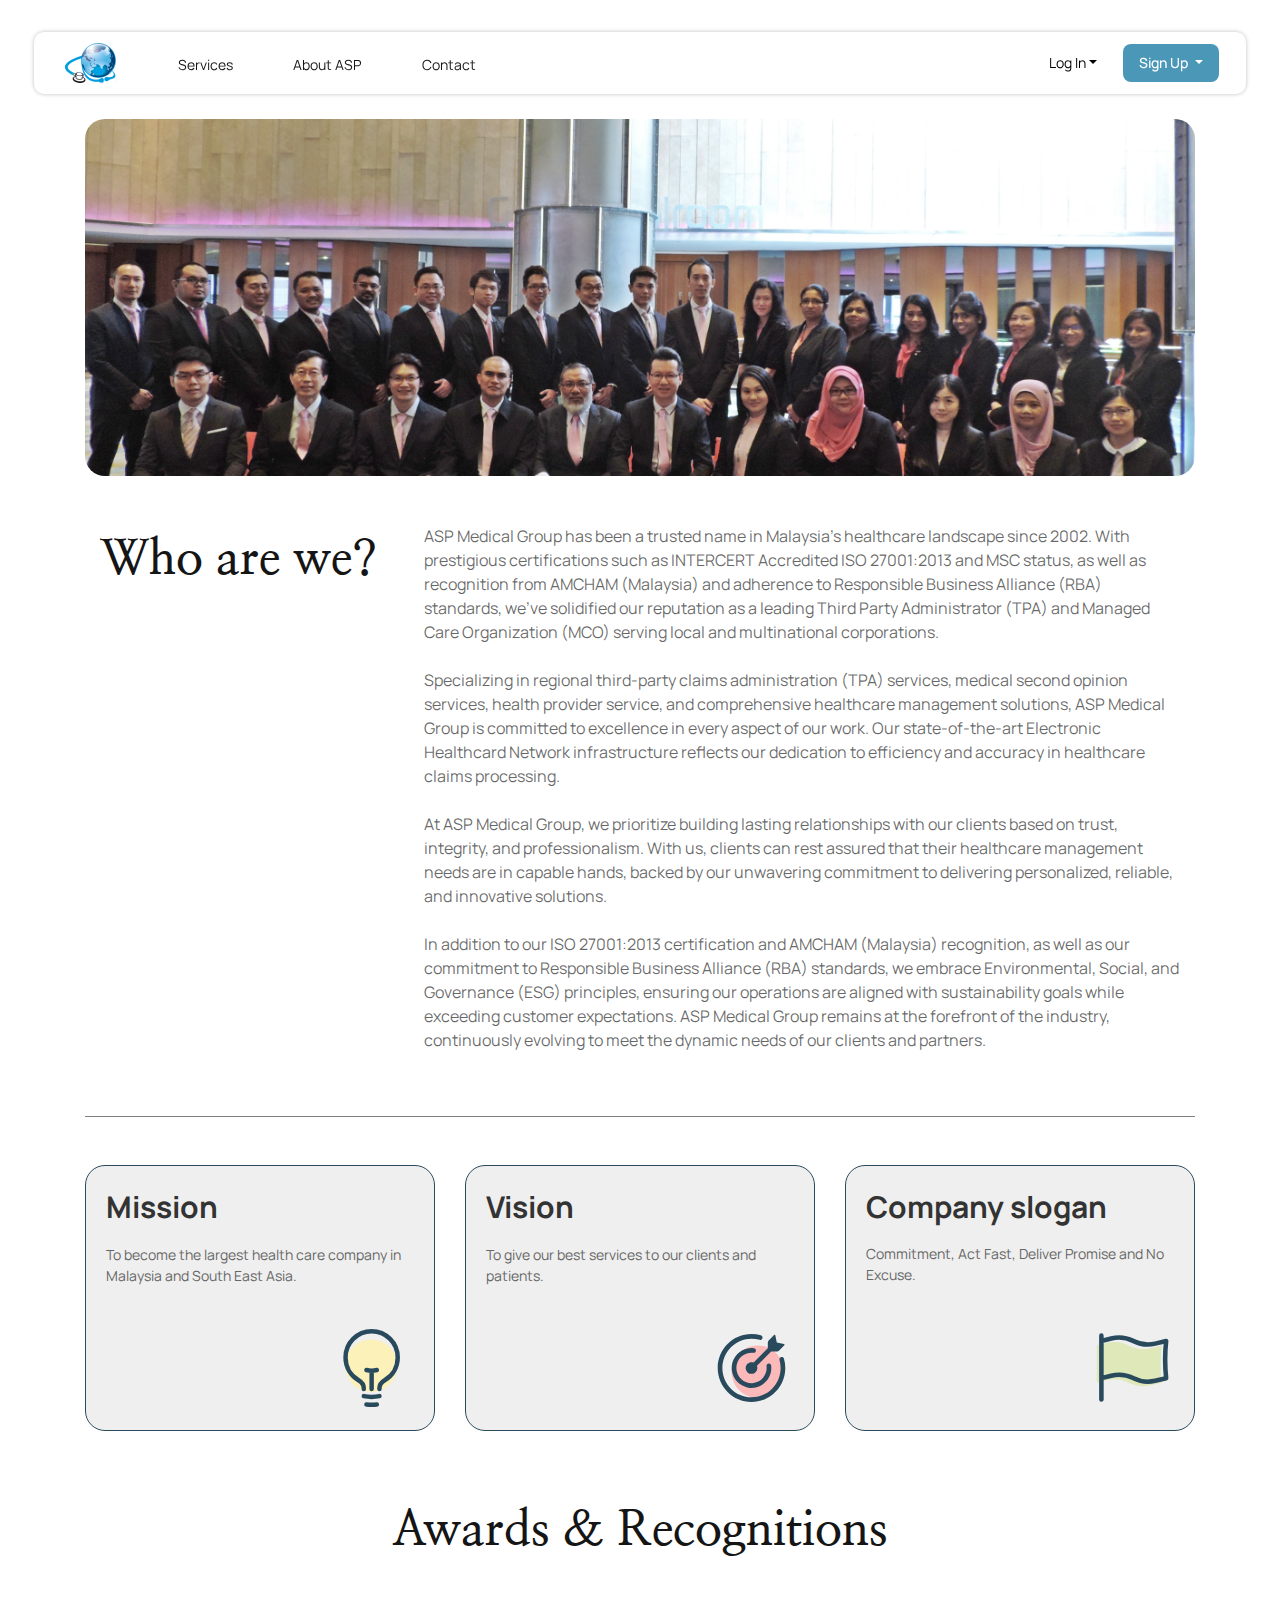
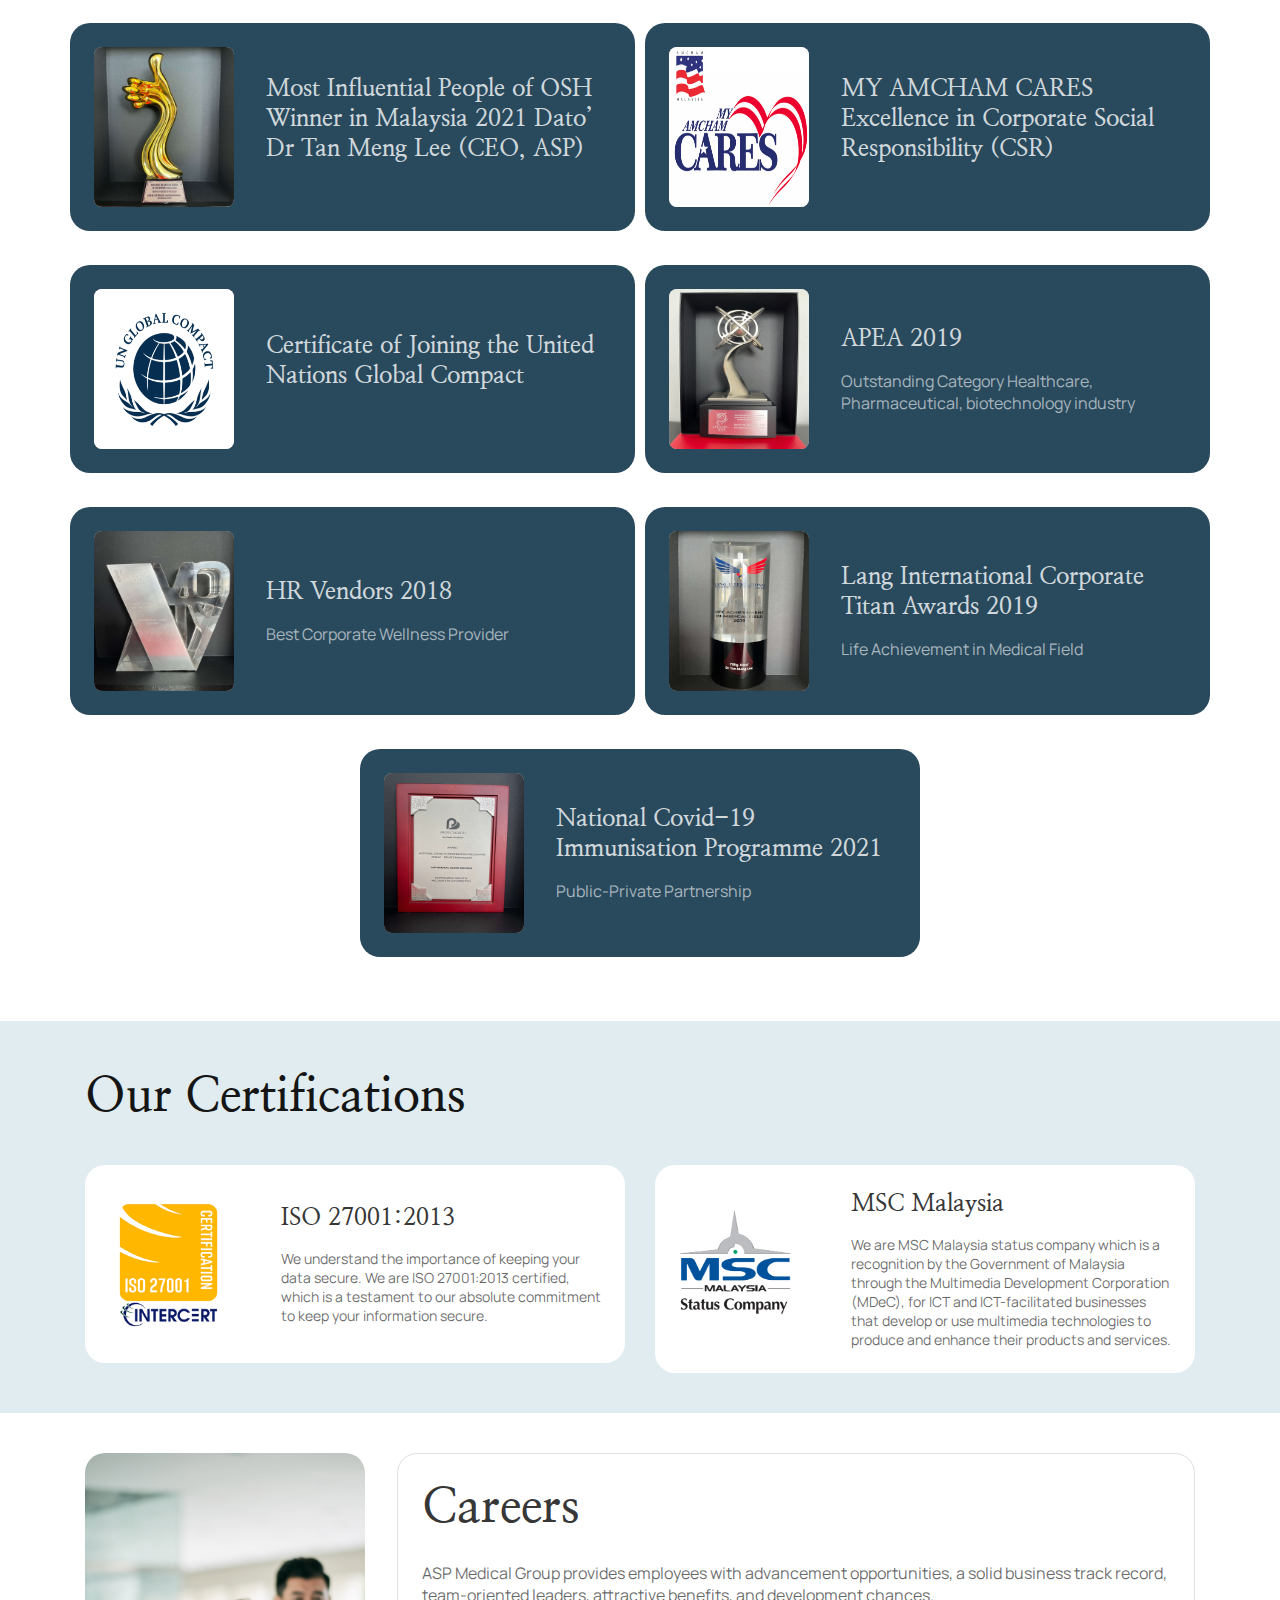
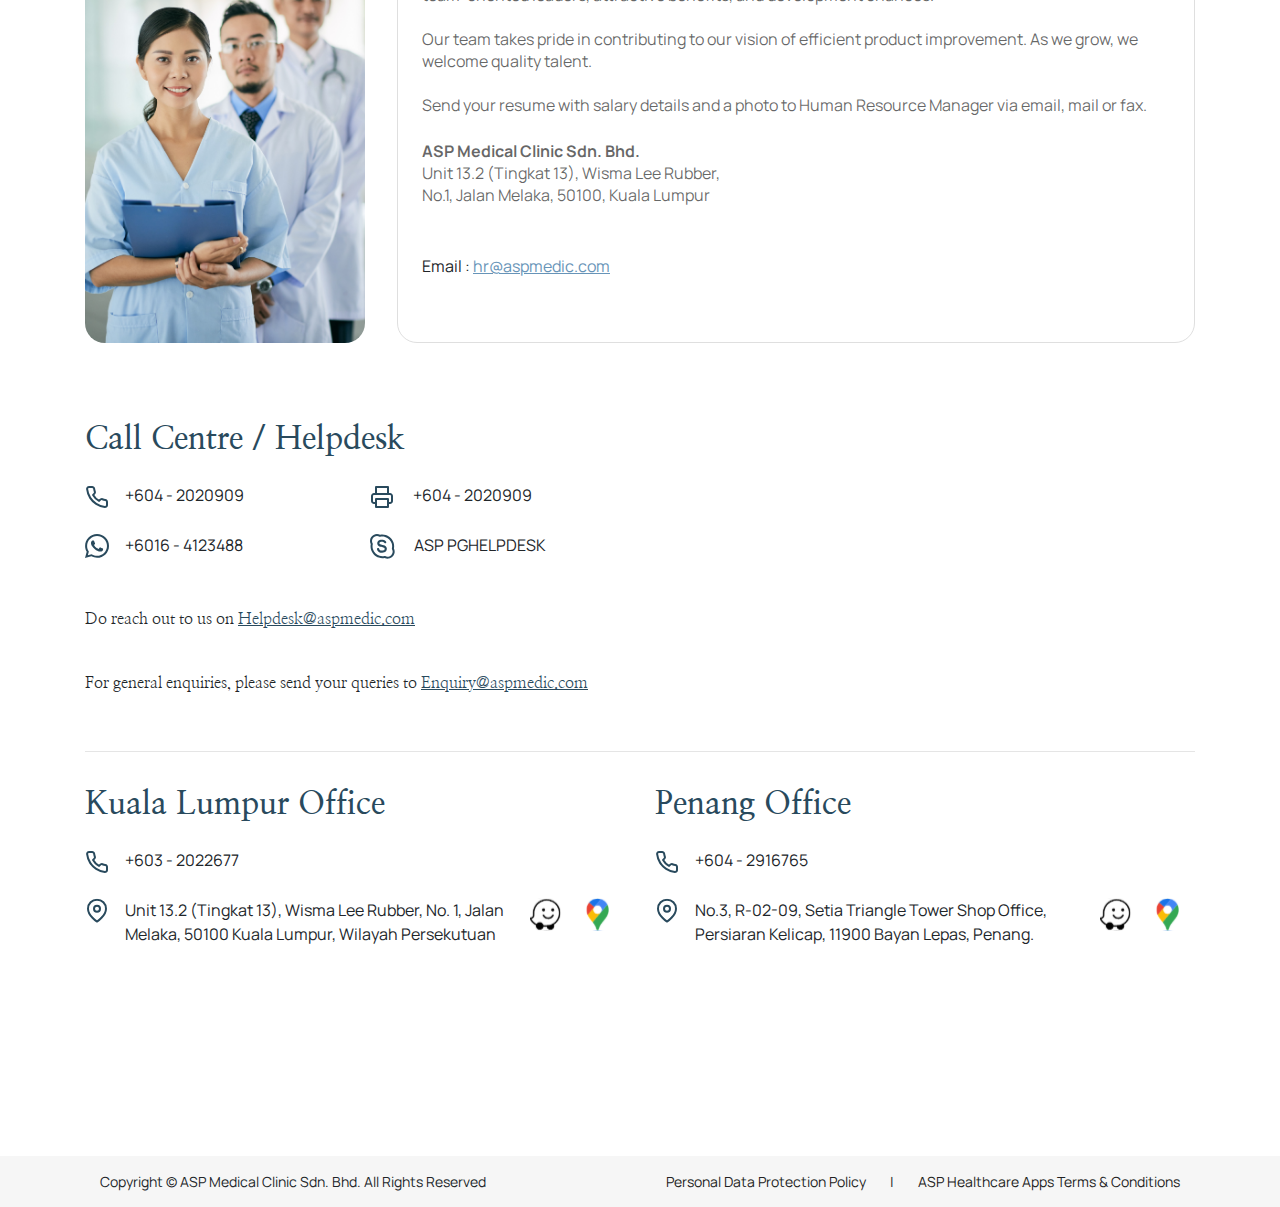
<file: about.html>
<!DOCTYPE html>
<html lang="en">
  <head>
    <meta charset="UTF-8" />
    <meta name="viewport" content="width=device-width, initial-scale=1, shrink-to-fit=no">
   
    <title>
      Third Party Administrator (TPA),
          Managed Care Organization (MCO),
          Third Party Administration,
          Medical Surveillance,
          Medical Surveillance (follow DOSH regulation),
          Audiometry Hearing Test (follow DOSH regulation)
          Employee Flexi Benefit,
          In House Clinic,
          In-Patient Management,
          Health Screening,
          Wellness Programmes,
          Panel Clinic Management,
          Doctor Outsourcing,
          Nurses Outsourcing,
          Medicine Supplies,
          Employee Outpatient Benefit,
          Telemedicine Service,
          Online Doctor Consultation,
          Online Psychologist Consultation,
          Online Nutritionist Consultation,
          Online Dietitian Consultation,
          Online Psychologist Training,
          Online Nutritionist Training,
          Online Pharmacist Consultation | ASP Medical Group
    </title>
    <link rel="icon" type="image/x-icon" href="./favicon.ico">
    <!-- Bootstrap CSS -->
    <link
      rel="stylesheet"
      href="https://stackpath.bootstrapcdn.com/bootstrap/4.3.1/css/bootstrap.min.css"
    />
    <!-- Include Font Awesome for icons -->
    <link
      rel="stylesheet"
      href="https://use.fontawesome.com/releases/v5.15.1/css/all.css"
    />
    <link rel="stylesheet" href="./assets/css/about.css">
  </head>
  <body>
    <!-- Navigation Bar -->
    <nav class="custom-navbar navbar navbar-expand-lg sticky-top px-3 py-2">
      <div class="container">
        <!-- Logo -->
        <a class="navbar-brand" href="/">
          <img src="./assets/images/logo.png" alt="Logo" class="logo mr-3" />
        </a>
        <!-- Toggler button for mobile -->
        <button class="navbar-toggler" type="button" data-toggle="collapse" data-target="#navbarContent" aria-controls="navbarContent" aria-expanded="false" aria-label="Toggle navigation">
          <span class="navbar-toggler-icon"></span>
        </button>
        <!-- Navbar Content -->
        <div class="collapse navbar-collapse" id="navbarContent">
          <!-- Navigation Links -->
          <ul class="navbar-nav mr-auto">
            <li class="nav-item">
              <a href="index.html#servicesSection" class="nav-link">Services</a>
            </li>
            <li class="nav-item">
              <a href="about.html" class="nav-link">About ASP</a>
            </li>
            <li class="nav-item">
              <a href="index.html#demoSection" class="nav-link">Contact</a>
            </li>
          </ul>
          <!-- Log In and Sign Up -->
          <div class="form-inline my-2 my-lg-0">
            <div class="btn-group half">
                <button type="button" class="btn btn-outline-secondary dropdown-toggle mr-2" data-toggle="dropdown" aria-haspopup="true" aria-expanded="false">Log In</button>
            <div class="dropdown-menu">
                <a class="dropdown-item" href="https://emp.aspmedic.com" target="_blank">Employee</a>
                <a class="dropdown-item" href="hhttps://hco.aspmedic.com" target="_blank">HR/Corporate</a>
                <a class="dropdown-item" href="https://svp.aspmedic.com" target="_blank">Service Provider</a>
                <a class="dropdown-item" href="https://tpa.aspmedic.com" target="_blank">TPA Admin</a>
              </div>
            </div>
            <!-- Sign Up Dropdown Button -->
            <div class="btn-group half">
              <button type="button" class="btn btn-primary dropdown-toggle signup-button" data-toggle="dropdown" aria-haspopup="true" aria-expanded="false">
                Sign Up
              </button>
              <div class="dropdown-menu">
                <a class="dropdown-item" href="https://emp.aspmedic.com/employeeaccountregistration" target="_blank">Employee Account</a>
                <a class="dropdown-item" href="https://www.aspmedic.com/ProviderApplicationForm_MY" target="_blank">Join Our Panel Network (Malaysia)</a>
                <a class="dropdown-item" href="https://www.aspmedic.com/ProviderApplicationForm_SG" target="_blank">Join Our Panel Network (Singapore)</a>
              </div>
            </div>
        </div>
      </div>
    </nav>
    
    <!-- Hero Section -->
    <section class="about-section">
        <div class="container">
        
              <div class="col-12 team-picture-placeholder">
                <!-- <img src="/about/About Us.JPG" width="100%" height="100%" /> -->
                <!-- Team Picture or an image representative of the company culture -->
              </div>
       
            <div class="container content-box">
                <h2>Who are we?</h2>
                <p>ASP Medical Group has been a trusted name in Malaysia's healthcare landscape since 2002.
                  With prestigious certifications such as INTERCERT Accredited ISO 27001:2013 and MSC
                  status, as well as recognition from AMCHAM (Malaysia) and adherence to Responsible
                  Business Alliance (RBA) standards, we've solidified our reputation as a leading Third Party
                  Administrator (TPA) and Managed Care Organization (MCO) serving local and multinational
                  corporations. </br>  </br>
                  Specializing in regional third-party claims administration (TPA) services, medical second opinion
                  services, health provider service, and comprehensive healthcare management solutions, ASP
                  Medical Group is committed to excellence in every aspect of our work. Our state-of-the-art
                  Electronic Healthcard Network infrastructure reflects our dedication to efficiency and accuracy in
                  healthcare claims processing.</br>  </br>
                  At ASP Medical Group, we prioritize building lasting relationships with our clients based on trust,
                  integrity, and professionalism. With us, clients can rest assured that their healthcare
                  management needs are in capable hands, backed by our unwavering commitment to delivering
                  personalized, reliable, and innovative solutions.</br>  </br>
                  In addition to our ISO 27001:2013 certification and AMCHAM (Malaysia) recognition, as well as
                  our commitment to Responsible Business Alliance (RBA) standards, we embrace
                  Environmental, Social, and Governance (ESG) principles, ensuring our operations are aligned
                  with sustainability goals while exceeding customer expectations. ASP Medical Group remains at
                  the forefront of the industry, continuously evolving to meet the dynamic needs of our clients and
                  partners.
               </p>
                <!-- Add the rest of the content here -->
            </div>
          </div>
    </section>

    <!-- Statistics Section -->
    <section class="statistics-section text-center pt-5">
      <div class="container line3">

        <div class="row">
          <div class="col-lg-4 mb-4 d-flex">
            <div class="card flex-fill">
              <div class="card-body">
                <p class="card-text">Mission</p>
                <p class="card-info">
                    To become the largest health care company in Malaysia and South East Asia.
                </p>
                <img src="./assets/images/light.svg" alt="Database Icon" class="icon-image" />
              </div>
            </div>
          </div>
          <div class="col-lg-4 mb-4 d-flex">
            <div class="card flex-fill">
              <div class="card-body">
                <p class="card-text">Vision</p>
                <p class="card-info">
                    To give our best services to our clients and patients.
                </p>
                <img src="./assets/images/goal.svg" alt="Globe Icon" class="icon-image" />
              </div>
            </div>
          </div>
          <div class="col-lg-4 mb-4 d-flex">
            <div class="card flex-fill">
              <div class="card-body">
                <p class="card-text">Company slogan</p>
                <p class="card-info">
                    Commitment, Act Fast, Deliver Promise and No Excuse.
                </p>
                <img src="./assets/images/flag.svg" alt="Trophy Icon" class="icon-image" />
              </div>
            </div>
          </div>
        </div>
      </div>
    </section>



    <div class="awards-section">
        <div class="container">
          <div class="row">
            <div class="col text-center mb-4 line2">
              <h2>Awards & Recognitions</h2>
            </div>
          </div>
          <div class="row mt-4">
            <div class="award-cards-container">
             <!-- Award Card 1 -->
             <div class="award-card mb-4">
              <div class="award-image-placeholder">
                  <img src="./assets/images/awards/mip.jpg" alt="In House Clinic Management" width="140" height="160"/>
              </div>
              <div class="award-box">
                <div class="award-title">Most Influential People of OSH Winner in Malaysia 2021 Dato’ Dr Tan Meng Lee (CEO, ASP)</div>
                <div class="award-description"></div>
              </div>
            </div>
            <!-- Award Card 2 -->
            <div class="award-card mb-4">
              <div class="award-image-placeholder">
                  <img src="./assets/images/awards/AMCHAM MY CARES.png" alt="In House Clinic Management" width="140" height="160"/>
              </div>
              <div class="award-box">
                <div class="award-title">MY AMCHAM CARES Excellence in Corporate Social Responsibility (CSR)</div>
                <div class="award-description"></div>
              </div>
            </div>
            <div class="award-card mb-4">
              <div class="award-image-placeholder">
                  <img src="./assets/images/awards/UNGC.jpg" alt="In House Clinic Management" width="140" height="160"/>
              </div>
              <div class="award-box">
                <div class="award-title">Certificate of Joining the United Nations Global Compact</div>
                <div class="award-description"></div>
              </div>
            </div>
            <!-- Award Card 3 -->
            <div class="award-card mb-4">
              <div class="award-image-placeholder">
                  <img src="./assets/images/awards/APEA 2019.jpg" alt="In House Clinic Management" width="140" height="160"/>
              </div>
              <div class="award-box">
                <div class="award-title">APEA 2019</div>
                <div class="award-description">Outstanding Category Healthcare, Pharmaceutical, biotechnology industry</div>
              </div>
            </div>
            <!-- Award Card 4 -->
            <div class="award-card mb-4">
              <div class="award-image-placeholder">
                  <img src="./assets/images/awards/HR Vendors 2018.jpg" alt="In House Clinic Management" width="140" height="160"/>
              </div>
              <div class="award-box">
                <div class="award-title">HR Vendors 2018</div>
                <div class="award-description">Best Corporate Wellness Provider</div>
              </div>
            </div>
            <!-- Award Card 5 -->
            <div class="award-card mb-4">
              <div class="award-image-placeholder">
                  <img src="./assets/images/awards/Lang International.jpg" alt="In House Clinic Management" width="140" height="160"/>
              </div>
              <div class="award-box">
                <div class="award-title">Lang International Corporate Titan Awards 2019</div>
                <div class="award-description">Life Achievement in Medical Field</div>
              </div>
            </div>
            <!-- Award Card 6 -->
            <div class="award-card mb-4">
              <div class="award-image-placeholder">
                  <img src="./assets/images/awards/National Covid 19.jpg" alt="In House Clinic Management" width="140" height="160"/>
              </div>
              <div class="award-box">
                <div class="award-title">National Covid-19 Immunisation Programme 2021</div>
                <div class="award-description">Public-Private Partnership</div>
              </div>
            </div>
            </div>
          </div>
        </div>
      </div>
      


<div class="certification-section">
    <div class="container">
      <div class="row">
        <div class="col-12 text-center mb-4">
          <h2>Our Certifications</h2>
        </div>
      </div>
      <div class="row gaps">
        <!-- Award Card 1 -->
        <div class="col-md-6">
          <div class="certification-card">
            <div class="certification-image-placeholder">
                <img src="/assets/images/c1.png"  height="100%"/>
            </div>
            <div class="certification-box">
            <div class="certification-title">ISO 27001:2013</div>
            <div class="certification-description">We understand the importance of keeping your data secure. We are ISO 27001:2013 certified, which is a testament to our absolute commitment to keep your information secure.</div>
        </div>
          </div>
        </div>
        <div class="col-md-6">
          <div class="certification-card">
            <div class="certification-image-placeholder">
                <img src="/assets/images/c2.png"  height="100%"/>
            </div>
            <div class="certification-box">
            <div class="certification-title">MSC Malaysia</div>
            <div class="certification-description">We are MSC Malaysia status company which is a recognition by the Government of Malaysia through the Multimedia Development Corporation (MDeC), for ICT and ICT-facilitated businesses that develop or use multimedia technologies to produce and enhance their products and services.</div>
          </div>
          </div>
        </div>
        <!-- Repeat for other award cards -->
      </div>
    </div>
  </div>


  <div class="career-section">
    <div class="container">
          <div class="career-card">
            <div class="career-image-placeholder">
            </div>
            <div class="career-box">
            <div class="career-title">Careers</div>
            <div class="career-description">ASP Medical Group provides employees with advancement opportunities, a solid business track record, team-oriented leaders, attractive benefits, and development chances. </br></br>

                Our team takes pride in contributing to our vision of efficient product improvement. As we grow, we welcome quality talent. </br></br>
                
                Send your resume with salary details and a photo to Human Resource Manager via email, mail or fax.</div>
                <div class="career-description"><b>ASP Medical Clinic Sdn. Bhd.</b></br>
                    Unit 13.2 (Tingkat 13), Wisma Lee Rubber,</br>
                    No.1, Jalan Melaka, 50100, Kuala Lumpur</div>
                    <p>Email : <a style="color: #6794B8;" href="mailto:hr@aspmedic.com" class="email-link">hr@aspmedic.com</a></p>

          </div>
          

      </div>
        </div>
    </div>
  </div>

    <!-- Footer Section -->
    <footer class="footer">
      <div class="container">
        <!-- Top Section -->
        <div class="row">
          <div class="col-12 mt-12">
            <h5 class="footer-title">Call Centre / Helpdesk</h5>
            <div class="row">
              <div class="col-md-3 col-sm-6">
            <p>  <img src="/assets/images/phone.svg"/>+604 - 2020909</p>
          </div>
          <div class="col-md-3 col-sm-6">
            <p>
                
                <img src="/assets/images/printer.svg"/>
                
                +604 - 2020909</p>
          </div>
            </div>
            <div class="row">
              <div class="col-md-3 col-sm-6">
                <p>  <img src="/assets/images/wa.svg"/>+6016 - 4123488</p>
              </div>
              <div class="col-md-3 col-sm-6">
                <p>   <img src="/assets/images/skype.svg"/> ASP PGHELPDESK</p>
              </div>
            </div>
            <div class="row" style="margin-bottom: 24px;">
              <div class="col-12 font-nunum ">
                <p style="padding: 0; height: 40px;" >
                  Do reach out to us on 
                  <a href="mailto:Helpdesk@aspmedic.com" class="email-link">Helpdesk@aspmedic.com</a>
                </p>
                <p style="padding: 0; height: 40px;" >
                For general enquiries, please send your queries to
                <a href="mailto:Enquiry@aspmedic.com" class="email-link">Enquiry@aspmedic.com</a>
              </p>
              </div>
            </div>
          </div>
        </div>
        <!-- Divider -->
        <hr />
        <!-- Bottom Section with Two Columns -->
        <div class="row mb-8">
          <!-- Kuala Lumpur Office -->
          <div class="col-md-6">
            <h5 class="footer-title">Kuala Lumpur Office</h5>
            <p> <img src="assets/images/phone.svg"/>+603 - 2022677</p>
            <div class="address-box">
              <img src="/assets/images/pin.svg"/>
            <p>
                 Unit 13.2 (Tingkat 13),
              Wisma Lee Rubber, No. 1, Jalan Melaka, 50100 Kuala Lumpur, Wilayah
              Persekutuan
            </p>
            <img src="/assets/images/waze.svg" />
            </div>
            <!-- Insert map image or embed here -->
            <iframe
    width="100%"
    height="108"
    style="border:0"
    loading="lazy"
    allowfullscreen
    referrerpolicy="no-referrer-when-downgrade"
    src="https://www.google.com/maps/embed/v1/place?q=ASP+Medical+Group,+Jalan+Melaka,+Kuala+Lumpur+City+Centre,+Kuala+Lumpur,+Federal+Territory+of+Kuala+Lumpur,+Malaysia&key=AIzaSyBFw0Qbyq9zTFTd-tUY6dZWTgaQzuU17R8">
    </iframe>
          </div>
    
          <!-- Penang Office -->
          <div class="col-md-6">
            <h5 class="footer-title">Penang Office</h5>
            <p> <img src="/assets/images/phone.svg"/>+604 - 2916765</p>
            <div class="address-box">
              <img src="/assets/images/pin.svg"/> 
                <p>
                   No.3, R-02-09, Setia
                  Triangle Tower Shop Office, Persiaran Kelicap, 11900 Bayan Lepas,
                  Penang.
                </p>
                <img src="/assets/images/waze.svg" />
            </div>
            <!-- Insert map image or embed here -->
            <iframe
        width="100%"
            height="108"
    style="border:0"
    loading="lazy"
    allowfullscreen
    referrerpolicy="no-referrer-when-downgrade"
    src="https://www.google.com/maps/embed/v1/place?q=ASP+Medical+Group+(Penang+HQ),+Persiaran+Kelicap,+Bayan+Lepas,+Penang,+Malaysia&key=AIzaSyBFw0Qbyq9zTFTd-tUY6dZWTgaQzuU17R8">
    </iframe>
          </div>
        </div>
        <!-- Copyright and Links -->
      
      </div>
      <div class="copyright">
        <div class="row">
          <div class="col-md-12 d-flex justify-content-between align-items-center gaps2">
            <p class="mb-0">Copyright © ASP Medical Clinic Sdn. Bhd. All Rights Reserved</p>
            <div class="copyright-links">
              <a href="https://aspmedic.com/pdpa.html" class="text-decoration-none">Personal Data Protection Policy</a> |
              <a href="https://aspmedic.com/appstnc.html" class="text-decoration-none">ASP Healthcare Apps Terms & Conditions</a>
            </div>
          </div>
        </div>
      </div>
    </footer>
    <!-- Bootstrap JS and dependencies -->
    <script src="https://code.jquery.com/jquery-3.3.1.slim.min.js"></script>
    <script src="https://stackpath.bootstrapcdn.com/bootstrap/4.3.1/js/bootstrap.min.js"></script>
    <script src="https://cdnjs.cloudflare.com/ajax/libs/popper.js/1.14.7/umd/popper.min.js"></script>
  </body>
</html>
</file>
<file: assets/css/about.css>
@import url("https://fonts.googleapis.com/css2?family=Manrope:wght@200;300;400;500;600;700&family=Nanum+Myeongjo:wght@400;700;800&family=Pacifico&display=swap");
@import url("https://fonts.googleapis.com/css2?family=Manrope:wght@200;300;400;500;600;700&family=Nanum+Myeongjo:wght@400;700;800&family=Pacifico&display=swap");

body,
html {
  font-family: "Manrope", sans-serif;
  max-width: 100%;
  /* overflow-x: hidden; */
}

section {
  overflow-x: hidden;
}

.m-0 {
  margin: 0;
}

.p-6 {
  padding: 6px;
}

html {
  scroll-behavior: smooth;
}

@keyframes slide {
  from {
    transform: translateX(0);
  }
  to {
    transform: translateX(-100%);
  }
}

.logos {
  overflow: hidden;
  padding: 60px 0;
  background: white;
  white-space: nowrap;
  position: relative;
}

.logos:before,
.logos:after {
  position: absolute;
  top: 0;
  width: 250px;
  height: 100%;
  content: "";
  z-index: 2;
}

iframe {
  border: 1px solid #aeaeae;
  border-radius: 10px;
}

.logos:before {
  left: 0;
  background: linear-gradient(to left, rgba(255, 255, 255, 0), white);
}

.logos:after {
  right: 0;
  background: linear-gradient(to right, rgba(255, 255, 255, 0), white);
}

/* .logos:hover .logos-slide {
animation-play-state: paused;
} */

.logos-slide {
  display: inline-block;
  animation: 35s slide infinite linear;
}

.logos-slide img {
  height: 25px;
  margin: 0 40px;
}
.custom-navbar {
  box-shadow: 0px 0px 4px rgba(0, 0, 0, 0.25);
  background: white;
  border-radius: 10px;
  height: 62px;
  margin-top: 32px;
  margin-left: 34px;
  margin-right: 34px;
}

.custom-navbar .container {
  margin-left: 0;
  margin-right: 0;
  max-width: 100%;
}

.form-inline .btn-outline-secondary {
  color: #000;
  border: none;
}

.form-inline .dropdown-menu {
  right: 0;
  left: auto;
  float: right;
}

.form-inline .dropdown-menu {
  border-radius: 8px;
  margin-top: 18px;
}

.form-inline .dropdown-item {
  padding-top: 0.6rem;
  padding-bottom: 0.6rem;
}

.form-inline .dropdown-item:hover {
  background-color: #e0ecef;
}

.form-inline .dropdown-item:active {
  background-color: #e0ecef;
}

button.btn.btn-primary.dropdown-toggle.signup-button:active {
  background-color: #3a7792;
}

button.btn.btn-primary.dropdown-toggle.signup-button:hover {
  background-color: #3a7792;
}

button.btn.btn-primary.dropdown-toggle.signup-button:focus {
  background-color: #3a7792;
}

.sticky-top {
  top: 8px;
}

.custom-navbar .nav-link {
  color: #151515;

  text-align: center;
  font-size: 14px;
  font-style: normal;
  font-weight: 400;
  line-height: 22px;
  position: relative;
  display: inline-block;
}

.custom-navbar .nav-item {
  /* width: 78px; */
  height: 22px;
  padding: 0px 8px;
}
.custom-navbar .nav-link:after {
  position: absolute;
  left: 50%;
  content: "";
  height: 2px;
  background: #294a5d;
  transition: all 0.2s linear;
  width: 0;
  bottom: -3px;
}
.custom-navbar .nav-link:hover:after {
  width: 100%;
  left: 0px;
}

.custom-navbar .nav-link:hover {
  color: #294a5d;
  font-weight: 700;
  transition: all 0.2s linear;
}

.custom-navbar a.nav-link {
  padding: 0;
  width: 90px;
}

.custom-navbar ul.navbar-nav.mr-auto {
  gap: 16px;
}
.signup-button {
  background: #4b97b8;
  border-radius: 8px;
  color: white;
  padding: 12px;
  font-size: 14px;
  font-weight: 500;
  line-height: 22px;
}

/* Responsive styles for mobile */
@media (max-width: 991.98px) {
  .custom-navbar {
    margin-left: 0;
    margin-right: 0;
    margin-top: 0;
    margin-bottom: 25px;
    border-radius: 0;
  }

  .custom-navbar .container {
    background: white;
  }

  .sticky-top {
    top: 0;
  }

  .navbar-brand {
    text-align: center;
    border: none;
    background: transparent;
  }

  .navbar-toggler {
    float: right;
  }

  .nav-link {
    font-family: "Nanum Myeongjo", serif;
    font-size: 32px;
    line-height: 22px;
  }

  .navbar-collapse {
    background: white;
    margin-left: -15px;
    margin-right: -15px;
    padding: 20px;
    text-align: center;
  }

  .navbar-nav .nav-link {
    display: block;
    padding: 20px 1rem;
  }

  .navbar-nav {
    flex-direction: column;
  }

  .custom-navbar ul.navbar-nav.mr-auto {
    align-items: center;
    margin-bottom: 24px;
    gap: 32px;
  }

  .custom-navbar .nav-link {
    font-size: 32px;
  }

  .custom-navbar a.nav-link {
    width: 100%;
  }

  .form-inline {
    flex-direction: column;
    width: 100%;
    display: flex;
    flex-direction: row;
    flex-wrap: nowrap;
  }

  .form-inline .btn-outline-secondary {
    color: #4b97b8;
    border: 1px solid;
    border-color: #4b97b8;
  }

  .form-inline .nav-link,
  .form-inline .btn {
    width: 100%;
    margin: 5px 0;
  }

  .navbar-toggler-icon {
    display: inline-block;
    width: 30px;
    height: 30px;
    background-image: url('data:image/svg+xml;charset=UTF8,%3Csvg viewBox="0 0 30 30" xmlns="http://www.w3.org/2000/svg"%3E%3Cpath stroke="rgba(0, 0, 0, 0.5)" stroke-width="2" stroke-linecap="round" d="M4 7h22M4 15h22M4 23h22"/%3E%3C/svg%3E');
  }

  .navbar-toggler-icon.open {
    background-image: url('data:image/svg+xml;charset=UTF8,%3Csvg viewBox="0 0 30 30" xmlns="http://www.w3.org/2000/svg"%3E%3Cpath stroke="rgba(0, 0, 0, 0.5)" stroke-width="3" d="M4 7l22 22M4 29L26 7"/%3E%3C/svg%3E');
  }
}

.hero-section {
  background: url("./bg.png") no-repeat center center; /* Replace with your image path */
  background-size: cover;
  height: 80vh;
  padding: 100px 0; /* Adjust padding to fit your design */
  margin: 24px;
  margin-bottom: 0px;
  margin-top: -70px;
  border-radius: 20px;
  display: flex;
  align-items: end;
}

@media (max-width: 991.98px) {
  .hero-section {
    margin-top: 0;
  }

  .hero-text {
    font-size: 24px !important;
    line-height: 32px !important;
    margin-left: 0px !important;
    margin-right: 0px !important;
  }

  .hero-buttons {
    display: flex;
    flex-direction: column;
    gap: 20px;
  }
}

.hero-text {
  color: #ffffff; /* Replace with your desired text color */

  margin-bottom: 20px; /* Space for the buttons */
  font-family: "Nanum Myeongjo", serif;
  font-size: 56px;
  line-height: 72px;
  margin-left: 72px;
  margin-right: 72px;
}

.btn-primary {
  background-color: #4b97b8;
  font-size: 14px;
  line-height: 22px;
  padding: 8px 16px 8px 16px;
  border-radius: 8px;
  border: none;
}

.btn-outline-secondary {
  font-size: 14px;
  line-height: 22px;
  padding: 8px 16px 8px 16px;
  border-radius: 8px;
  border-color: #ffffff;
  color: #ffffff;
}

.btn-primary:hover {
  background-color: #3a7792;
}

.btn-outline-secondary:hover {
  background-color: #ffffff;
  border-color: #ffffff;
  color: #000000;
}

.hero-buttons .btn-primary,
.hero-buttons .btn-outline-secondary {
  margin-right: 10px; /* Space between buttons */
}

.hero-logos {
  gap: 64px;
}

.hero-logos img {
  height: 25px; /* Adjust to your logo size */
  margin: 0 10px; /* Space between logos */
  opacity: 0.5; /* Logos less prominent */
  transition: opacity 0.3s ease-in-out;
}

.hero-logos img:hover {
  opacity: 1; /* Full color on hover */
}

.section-title {
  color: #151515;
  font-size: 48px;
  font-family: "Nanum Myeongjo", serif;
  font-weight: 700;
  line-height: 72px;
  word-wrap: break-word;
}

.footer-title {
  color: #151515;
  font-size: 32px;
  font-family: "Nanum Myeongjo", serif;
  font-weight: 700;
  line-height: 72px;
  word-wrap: break-word;
}

.section-title-white {
  color: #ffffff;
  font-size: 48px;
  font-family: "Nanum Myeongjo", serif;
  font-weight: 500;
  line-height: 72px;
  word-wrap: break-word;
}

.statistics-section .card {
  background-color: #efefef; /* White background */
  border-radius: 16px; /* Rounded corners */
  display: flex;
  border: none;
  flex-direction: column;
  justify-content: space-between;
  max-height: 358px;
  border-radius: 20px;
  border: 1px solid #294a5d;

  background: #efefef;
}

.statistics-section .card-body {
  display: flex;
  flex-direction: column;
  justify-content: space-between;
  height: 100%;
}

.statistics-section .card-number {
  font-size: 80px; /* Large number size */
  line-height: 109.28px;
  color: #294a5d; /* Text color for the numbers */
  font-weight: 500;
}

.statistics-section .card-number-text {
  font-size: 24px; /* Large number size */
  line-height: 32.78px;
  color: #000; /* Text color for the numbers */
  font-weight: 400;
}

.statistics-section .card-subtitle {
  font-size: 1rem; /* Subtitle size */
  color: #6c757d; /* Subtitle color */
  margin-bottom: 1rem;
}

.statistics-section .card-text {
  color: #333333; /* Dark grey color for the text */
  font-size: 18px; /* Larger font size for the title */
  font-weight: bold;
  margin-bottom: 16px;
  text-align: start;
  font-size: 30px;
  line-height: 40.98px;
}

.space {
  margin-bottom: 48px !important;
}

.statistics-section .card-info {
  color: #666666; /* Medium grey for the info text */
  font-size: 14px; /* Smaller font size for the info text */
  margin-bottom: 24px;
  text-align: start;
}

.statistics-section .icon-image {
  width: 85px; /* Adjust the size as needed */
  height: auto;
  margin-top: 16px;
  align-self: end; /* Center the icon horizontally */
}

.testimonial-section {
  background-color: #e0ecef; /* Adjust to match the image background */
  padding-top: 100px;
}

.testimonial-section h2 {
  color: #333; /* Title color */
  margin-bottom: 0; /* No bottom margin */
}

.testimonial-card {
  background: white;
  padding: 2rem;
  margin: 1rem 0;
  border: none;
  height: 271px;
  width: 400px;
  border-radius: 8px;
  box-shadow: 0 2px 10px rgba(0, 0, 0, 0.1);
  transition: transform 0.3s ease, box-shadow 0.3s ease;
}

.testimonial-card:hover {
  transform: scale(1.03); /* Scale card on hover */
  box-shadow: 0 5px 15px rgba(0, 0, 0, 0.2);
}

.testimonial-card blockquote {
  position: relative;
  font-size: 1rem;
  line-height: 1.5;
  quotes: "“" "”" "‘" "’";
}

.testimonial-card blockquote::before {
  content: open-quote;
  font-size: 2em;
  line-height: 0.1em;
  margin-right: 0.25em;
  vertical-align: -0.4em;
  color: #333; /* Quote marks color */
}

.testimonial-card blockquote::after {
  content: close-quote;
}

.testimonial-card p {
  margin-top: 20px;
  margin-bottom: 10px;
}

.testimonial-footer {
  display: flex;
  justify-content: flex-end; /* Align HSBC logo to the right */
  align-items: center;
  margin-top: 1.5rem;
  gap: 15px;
}

.line {
  border: 0.5px solid lightgrey;
  width: 100%;
}

.testimonial-logo {
  width: 100px; /* Logo size */
  height: auto;
}

.request-demo-section {
  background-color: #e9ebdc; /* Match the background color to your image */
  color: #333; /* Text color */
}

.request-demo-section h2 {
  color: #333; /* Title color */
}

.request-demo-section form {
  background-color: #fff; /* Form background */
  padding: 3rem;
  border-radius: 8px; /* Match to your image's form style */
  box-shadow: 0 2px 4px rgba(0, 0, 0, 0.1); /* Subtle shadow for depth */
}

.request-demo-section .form-control {
  height: 40px;
  padding: 8px, 16px, 8px, 16px;
  border-radius: 8px;
  border: 1px;
  border: 1px solid #ebebeb;
}

.request-demo-section .btn-demo {
  background-color: #88c057; /* Button color */
  border: none;
  border-radius: 20px; /* Rounded button edges */
  padding: 0.75rem 2rem; /* Button padding */
  color: white; /* Text color */
  margin-top: 1rem; /* Space above the button */
  transition: background-color 0.3s ease;
}

.request-demo-section .btn-demo:hover {
  background-color: #79ad49; /* Slightly darker on hover */
}

.request-demo-section label {
  font-weight: normal; /* Adjust label font weight as needed */
}

.footer-section {
  background-color: #f5f5f5; /* Adjust to match the image */
  color: #333; /* Adjust text color as needed */
}

.footer img {
  margin-right: 16px;
}

.footer p {
  margin-bottom: 24px;
}

.footer-section h4 {
  color: #333; /* Title color */
  margin-bottom: 1rem;
}

.footer-section p {
  font-size: 0.9rem; /* Adjust font size as needed */
  margin-bottom: 0.5rem; /* Spacing between lines */
}

.footer-section p i {
  margin-right: 0.5rem; /* Space between icon and text */
}

.footer-section .text-center {
  margin-top: 2rem; /* Space above the copyright text */
}

.footer-section a {
  color: #333; /* Link color */
  text-decoration: none; /* No underline */
  margin: 0 0.5rem; /* Spacing between links */
}

.services-section {
  background-color: #294a5d;
}

.swiper {
  width: 100%;
  height: 100%;
}

.swiper-slide {
  text-align: center;
  font-size: 18px;
  display: flex;
  justify-content: center;
  align-items: center;
}

.form-control::placeholder {
  color: #b5b8bd;
}

.center {
  justify-content: center;
}

.news .swiper-slide .card {
  height: 480px;
  width: 338.76px;
  background: none;
  border: none;
  border-radius: 8px;
  margin: 20px;
  box-shadow: 0px 4px 16px 2px rgba(0, 0, 0, 0.2);
}

.news .swiper-slide .card img {
  background: lightgray 50%;
  height: 480px;
  width: 338.76px;
  border-radius: 8px;
}

.news .swiper {
  /* right: -300px; */
  height: 100%;
  width: 70vw;
}

.swiper-slide .card {
  height: 329px;
  width: 368px;
  background: none;
  border: none;
}

.swiper-slide .card img {
  height: 244px;
  border-radius: 8px;
}

.swiper-slide .card-title {
  color: white;
  font-size: 16px;
  font-family: "Nanum Myeongjo", serif;
  font-weight: 700;
  line-height: 24px;
  word-wrap: break-word;
  text-align: start;
}

.swiper-slide .card-text {
  color: rgba(255, 255, 255, 0.6);
  font-size: 12px;
  font-family: Manrope;
  font-weight: 400;
  line-height: 24px;
  word-wrap: break-word;
  text-align: start;
}

.swiper-slide img {
  display: block;
  width: 100%;
  height: 100%;
  object-fit: cover;
}

.swiper-controls {
  display: flex;
  justify-content: flex-end;
  height: 46px;
  width: 80px;
}

.swiper-button-prev2,
.swiper-button-next2 {
  background: none;
  color: #000; /* This should be the color of your icons */
  border: none;
  cursor: pointer;
}

.swiper-button-next2:focus,
.swiper-button-prev2:focus {
  outline: none;
}

.swiper-button-prev2::after {
  font-size: 15px;
  border: 1.5px solid black;
  border-radius: 100px;
  padding: 10px 14px;
}

.swiper-button-next2::after {
  font-size: 15px;
  border: 1.5px solid black;
  border-radius: 100px;
  padding: 10px 14px;
}

.swiper-button-prev,
.swiper-button-next {
  background: none;
  color: #ffffff; /* This should be the color of your icons */
  border: none;
  cursor: pointer;
}

.swiper-button-next:focus,
.swiper-button-prev:focus {
  outline: none;
}

.swiper-button-prev::after {
  font-size: 15px;
  border: 1.5px solid white;
  border-radius: 100px;
  padding: 10px 14px;
}

.swiper-button-next::after {
  font-size: 15px;
  border: 1.5px solid white;
  border-radius: 100px;
  padding: 10px 14px;
}

.test-top {
  position: relative;
  width: 100%;
  height: 78vh;
}

.shift {
  position: absolute;
  right: -500px;
  transition: all 1s ease;
  width: fit-content;
  display: flex;
}

.shift:hover {
  right: -100px;
  transition: all 1s ease;
}

.test {
  display: flex;
  justify-content: center;
  align-items: center;
  height: 350px;
}

.test::before {
  content: "Clients’\A Feedbacks";
  position: absolute;
  color: #294a5d;
  font-size: 48px;
  font-family: "Nanum Myeongjo", serif;
  font-weight: 700;
  line-height: 72px;
  right: -90px;
  white-space: pre;
  left: 0;
}

.test-2 {
  display: flex;
  justify-content: center;
  align-items: center;
  height: 350px;
}

.test-2::before {
  content: "What the\A Employees Say";
  text-align: left;
  position: absolute;
  color: #294a5d;
  font-size: 48px;
  font-family: "Nanum Myeongjo", serif;
  font-weight: 700;
  line-height: 72px;
  right: -90px;
  white-space: pre;
}

.shift-2 {
  position: absolute;
  left: -500px;
  transition: all 1s ease;
  width: fit-content;
  display: flex;
}

.shift-2:hover {
  left: -75px;
  transition: all 1s ease;
}

/* Style for the container */
.award-cards-container {
  display: flex;
  flex-wrap: wrap; /* Allows items to wrap in the container */
  gap: 10px; /* Adjust as needed for spacing between cards */
}

/* Style for each card - Adjust width as needed */
.award-card {
  flex: 1 1 calc(50% - 10px); /* Sets the basis for two columns */
  box-sizing: border-box; /* Ensures padding and border are included in width */
}

/* Target the last card to center it if it is the only one in the row */
.award-cards-container :last-child:nth-child(odd) {
  flex-grow: unset;
  width: 100%;
  margin-left: auto;
  margin-right: auto;
}
/* Existing CSS styles here... */
@keyframes marquee {
  0% {
    transform: translateX(100%);
  }
  100% {
    transform: translateX(-100%);
  }
}

@keyframes marquee2 {
  0% {
    transform: translateX(-100%);
  }
  100% {
    transform: translateX(100%);
  }
}

/* Responsive adjustments for mobile devices */
@media screen and (max-width: 768px) {
  .awards-section .row {
    display: flex;
    /* overflow-x: auto; */
    padding-bottom: 20px;
  }

  .awards-section .col-md-6 {
    flex: 0 0 auto; /* Adjust this to make each card fully visible */
  }

  .award-card {
    flex: 0 0 auto; /* Adjust this based on the width of each card */
    margin-right: 16px; /* Add some space between cards */
  }

  .line2 {
    border-bottom: 1px solid lightgrey;
    margin: 0px 10px;
    padding: 0;
  }

  .line3 {
    border-bottom: 1px solid lightgrey;
  }

  .pt-5 {
    padding-top: 3rem !important;
  }

  .award-cards-container {
    flex-wrap: nowrap; /* Prevents wrapping */
    overflow-x: auto; /* Enables horizontal scrolling */
    -webkit-overflow-scrolling: touch; /* Smooth scrolling on iOS */
  }

  .award-card {
    flex: 0 0 auto; /* Prevents cards from stretching */
    width: 80%; /* Adjust the width of cards on mobile */
  }

  .shift {
    position: relative;
    right: 0;
    left: 0;
    transition: none;
    flex-direction: row; /* Keep it horizontal */
    animation: marquee 15s linear infinite; /* Apply marquee animation */
  }

  .shift-2 {
    position: relative;
    right: 0;
    left: 0;
    transition: none;
    flex-direction: row; /* Keep it horizontal */
    animation: marquee2 15s linear infinite; /* Apply marquee animation */
  }

  /* Adjust other styles for mobile */
  .test,
  .test-2 {
    height: auto;
    padding-top: 50px;
  }

  .test::before,
  .test-2::before {
    content: attr(data-mobile-title); /* Use data attribute for title */
    font-size: 36px;
    line-height: normal;
    margin-bottom: 20px;
    top: 0 !important;
  }

  .testimonial-card {
    /* width: 100%; */
    margin: 0.5rem 0;
  }
}

.form-step {
  display: none;
}

.form-step.active {
  display: block;
}

/* Style for your buttons */
.btn-next,
.btn-submit-another {
  background-color: #adb96f;
  width: 200px;
  height: 46px;
  padding: 12px;
  color: #ffffff;
  border-radius: 8px;
  cursor: pointer;
}

/* Styles for confirmation message */
.confirmation-message p {
  font-size: 1.25rem;
  text-align: center;
  margin: 20px 0;
}

.nav-tabs {
  display: flex;
  border: none;
  margin-bottom: 15px;
}

.nav-item {
  cursor: pointer;
  flex-grow: 1;
}

.spacer {
  width: 30px;
}

.nav-item h3 {
  font-size: 16px;
  color: #a9b7be;
  font-weight: 400;
  margin: 0;
  padding: 15px 0;
  border-top: 3px solid #a9b7be;
}

.nav-item.active h3 {
  color: #4b97b8;
  border-top: 3px solid #4b97b8;
}

.mt-12 {
  margin-top: 20px;
}

.mb-8 {
  margin-bottom: 72px;
}

.copyright {
  background: #f6f6f6;
  padding: 15px 100px;
  font-size: 14px;
}

.copyright-links {
  display: flex;
  gap: 24px;
}

.copyright-links a {
  color: #222222;
}

.email-link {
  color: #294a5d;
  font-size: 16px;
  font-style: normal;
  line-height: 72px;
  text-decoration-line: underline;
}

.address-box {
  display: flex;
  align-items: flex-start;
  /* gap: 16px; */
  align-self: stretch;
}

.team-picture-placeholder {
  display: flex;
  width: 1120px;
  height: 357px;
  /* padding: 108px 109px; */
  justify-content: center;
  align-items: center;
  gap: 8px;
  border-radius: 20px;
  background: #b6b6b6;
  margin-top: 25px;
  background-image: url("../images/About\ Us.JPG");
  background-position: center;
  background-size: cover;
  background-repeat: no-repeat;

  color: #fff;

  text-align: center;
  font-family: "Nanum Myeongjo", serif;
  font-size: 48px;
  font-style: normal;
  font-weight: 700;
  line-height: 72px;
}
.content-box {
  display: flex;
  align-items: flex-start;
  gap: 24px;
  padding-top: 48px;
  padding-bottom: 48px;
  border-bottom: 1px solid grey;
}

@media screen and (max-width: 768px) {
  .content-box {
    flex-wrap: wrap;
  }

  .certification-card {
    flex-wrap: wrap;
  }

  .career-card {
    flex-wrap: wrap !important;
  }

  .content-box h2,
  .awards-section h2,
  .certification-section h2,
  .career-title {
    font-size: 32px !important;
  }

  .gaps {
    gap: 16px;
  }

  .copyright {
    /* font-size: 10px; */
    padding: 15px 20px !important;
  }

  .copyright-links {
    flex-wrap: wrap;
    gap: 0 !important;
  }

  .gaps2 {
    gap: 30px;
    font-size: 10px !important;
  }

  .award-card {
    /* width: 100% !important; */
    margin-left: 15px;
  }
}
.content-box h2 {
  width: 300px;
  color: #151515;
  font-family: "Nanum Myeongjo", serif;
  font-size: 48px;
  font-style: normal;
  font-weight: 700;
  line-height: 72px; /* 150% */
  flex: none;
}

.content-box p {
  color: rgba(0, 0, 0, 0.6);

  font-family: Manrope;
  font-size: 16px;
  font-style: normal;
  font-weight: 400;
  line-height: 24px; /* 150% */
}

.awards-section {
  padding: 40px 0;
}

.awards-section h2 {
  color: #151515;
  font-family: "Nanum Myeongjo", serif;
  font-size: 48px;
  font-style: normal;
  font-weight: 700;
  line-height: 72px; /* 150% */
}
.award-card {
  display: flex;
  padding: 24px 32px 24px 24px;
  align-items: center;
  gap: 32px;
  /* flex: 1 0 0; */
  border-radius: 20px;
  background: #294a5d;
  width: 552px;
}

.award-box {
  display: flex;
  flex-direction: column;
  gap: 16px;
}

.award-image-placeholder {
  min-width: 140px;
  height: 160px;
  border-radius: 8px;
  background: #c4c4c4;
}

.award-image-placeholder img {
  border-radius: 8px;
}

.award-title {
  color: rgba(255, 255, 255, 0.8);
  font-size: 24px;
  font-style: normal;
  font-weight: 700;
  line-height: normal;
  font-family: "Nanum Myeongjo", serif;
}
.award-description {
  color: rgba(255, 255, 255, 0.6);
  font-size: 16px;
  font-style: normal;
  font-weight: 400;
  line-height: normal;
  align-self: stretch;
}

.certification-section {
  padding: 40px 0;
  background: #e0ecef;
}

.certification-section h2 {
  color: #151515;
  font-family: "Nanum Myeongjo", serif;
  font-size: 48px;
  font-style: normal;
  font-weight: 700;
  line-height: 72px; /* 150% */
  text-align: start;
}
.certification-card {
  display: flex;
  padding: 24px 24px 24px 24px;
  align-items: center;
  gap: 32px;
  flex: 1 0 0;
  border-radius: 20px;
  background: white;
}

.certification-box {
  display: flex;
  flex-direction: column;
  gap: 16px;
}
.certification-image-placeholder {
  background-color: white;
  min-width: 140px;
  height: 150px;
  border-radius: 8px;
}

.half {
  width: 50% !important;
}

.font-nunum {
  font-family: "Nanum Myeongjo", serif;
}
.certification-title {
  color: rgba(0, 0, 0, 0.8);
  font-size: 24px;
  font-style: normal;
  font-weight: 700;
  line-height: normal;
  font-family: "Nanum Myeongjo", serif;
}
.certification-description {
  color: rgba(0, 0, 0, 0.6);
  font-size: 14px;
  font-style: normal;
  font-weight: 400;
  line-height: normal;
  align-self: stretch;
}

.career-section {
  padding: 40px 0;
}

.career-card {
  display: flex;
  justify-content: center;
  align-items: flex-start;
  gap: 32px;
  align-self: stretch;
  flex-wrap: nowrap;
}

.career-box {
  display: flex;
  padding: 24px;
  flex-direction: column;
  align-items: flex-start;
  gap: 24px;
  border-radius: 20px;
  border: 1px solid #dfdfdf;

  background: #fff;
}
.career-image-placeholder {
  display: flex;
  padding: 108px 109px;
  justify-content: center;
  align-items: center;
  gap: 8px;
  flex: 1 0 0;
  align-self: stretch;
  border-radius: 20px;
  background: #b6b6b6;
  min-width: 280px;
  background-image: url("../images/medical-team.png");
  background-size: cover;
  background-position: center;
  background-repeat: no-repeat;
}

.career-image-placeholder img {
  border-radius: 20px;
}
.career-title {
  color: rgba(0, 0, 0, 0.8);
  font-size: 48px;
  font-style: normal;
  font-weight: 700;
  line-height: normal;
  font-family: "Nanum Myeongjo", serif;
}
.career-description {
  color: rgba(0, 0, 0, 0.6);
  font-size: 16px;
  font-style: normal;
  font-weight: 400;
  line-height: normal;
  align-self: stretch;
}

.footer-title {
  color: #294a5d;
}
</file>
